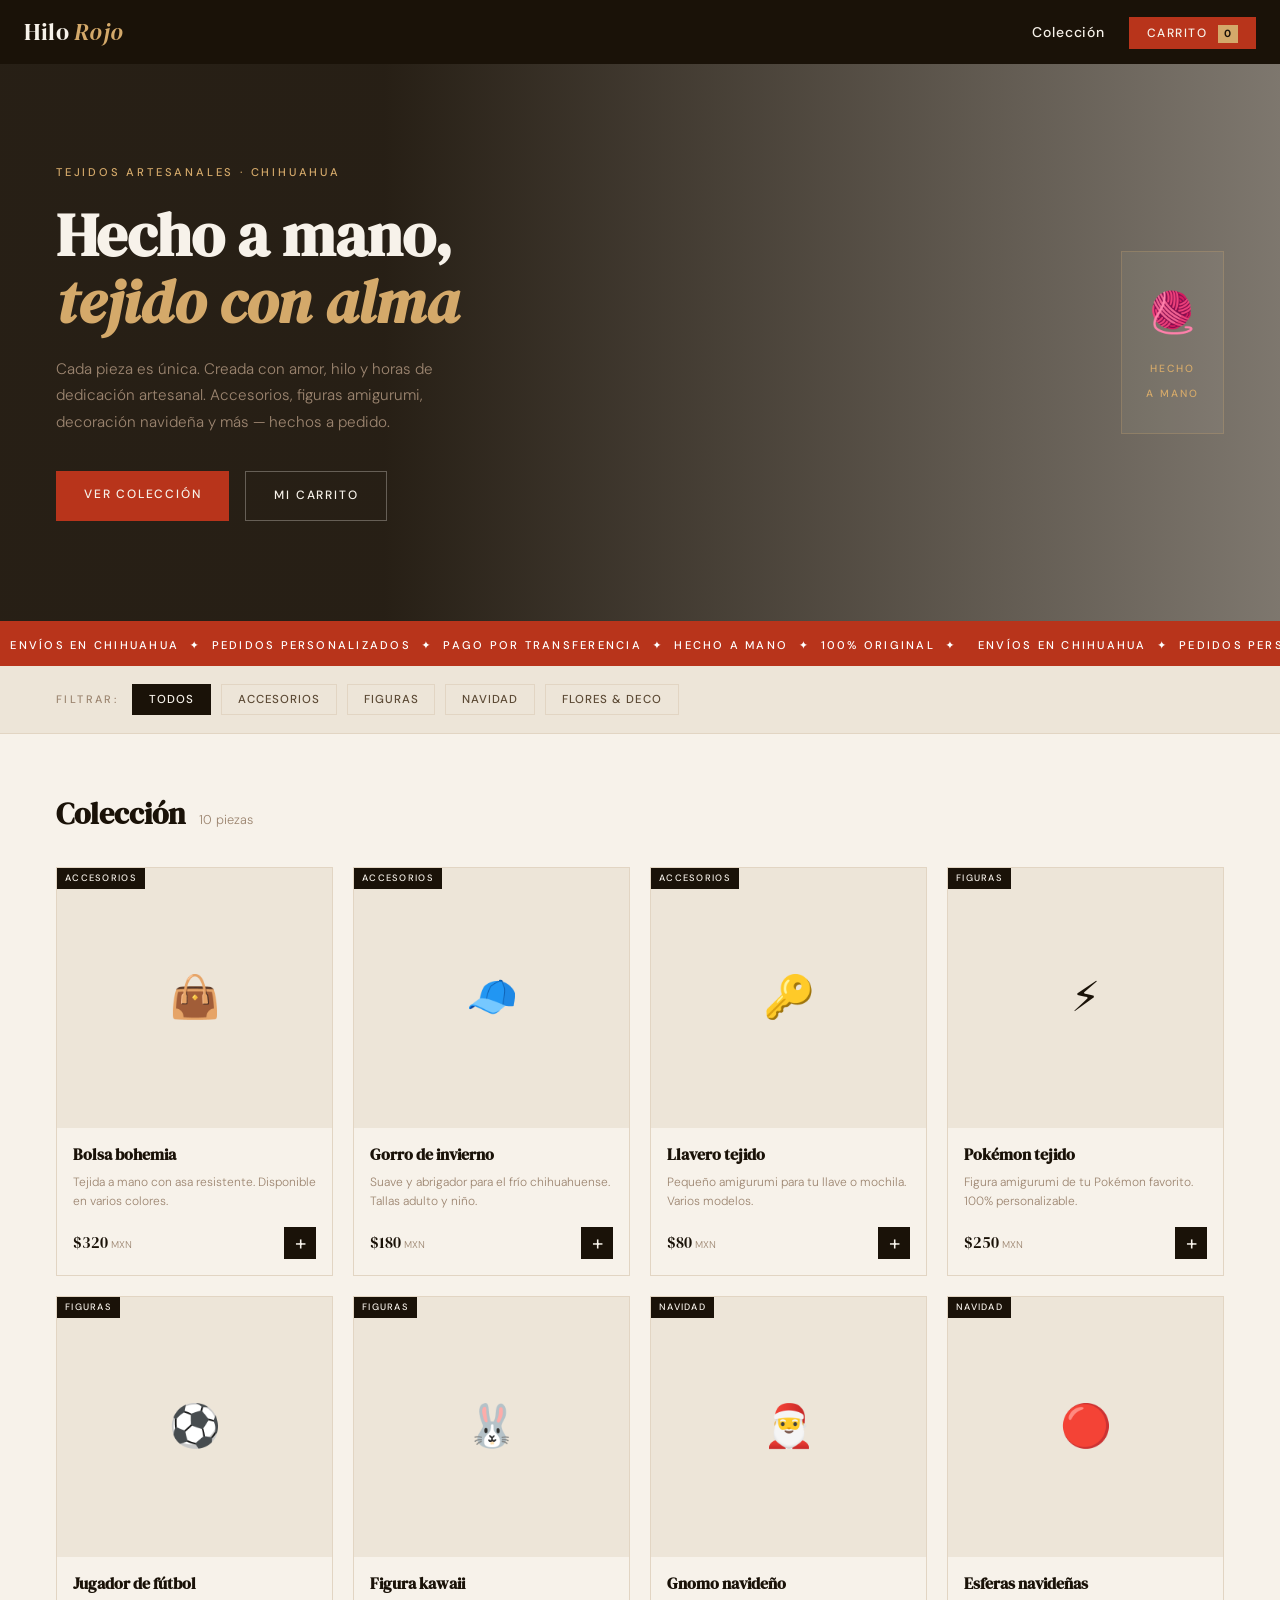
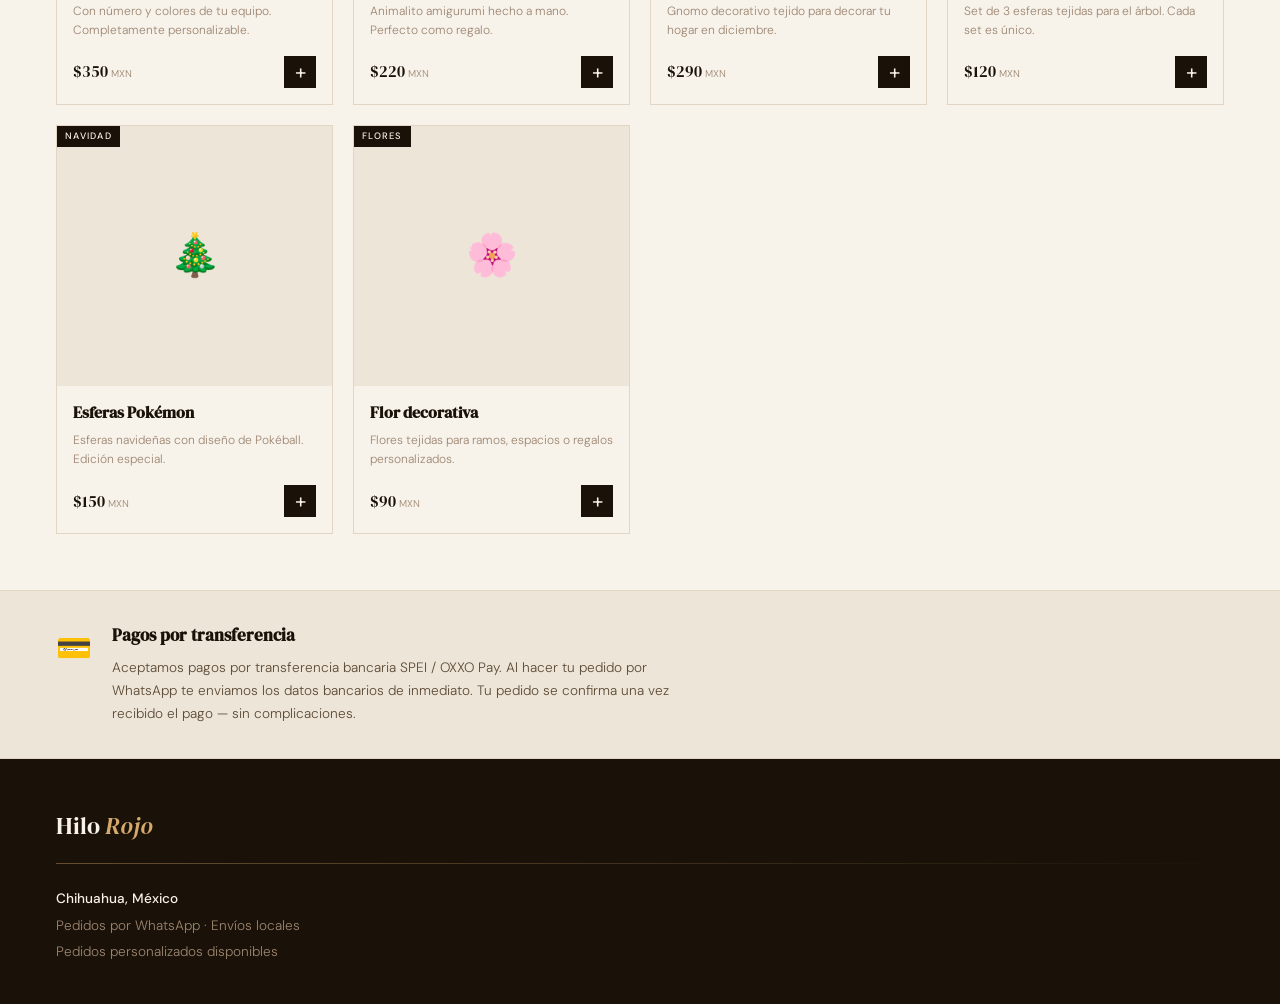
<file: index.html>
<!DOCTYPE html>
<html lang="es">
<head>
  <meta charset="UTF-8">
  <meta name="viewport" content="width=device-width, initial-scale=1.0">
  <title>Hilo Rojo — Tejidos artesanales</title>
  <meta name="description" content="Tejidos artesanales hechos a mano en Chihuahua. Accesorios, figuras amigurumi, decoración navideña y flores tejidas.">
  <meta name="theme-color" content="#1A1208">

  <!-- Google Fonts: DM Serif Display + DM Sans -->
  <link rel="preconnect" href="https://fonts.googleapis.com">
  <link rel="preconnect" href="https://fonts.gstatic.com" crossorigin>
  <link href="https://fonts.googleapis.com/css2?family=DM+Serif+Display:ital@0;1&family=DM+Sans:wght@300;400;500&display=swap" rel="stylesheet">

  <link rel="stylesheet" href="css/styles.css">
</head>
<body>

  <!-- ==================== NAVBAR ==================== -->
  <nav class="navbar" role="navigation" aria-label="Menú principal">
    <a href="#" class="navbar-logo" aria-label="Hilo Rojo — Inicio">
      Hilo <em>Rojo</em>
    </a>

    <ul class="navbar-links">
      <li>
        <a href="#coleccion">Colección</a>
      </li>
      <li>
        <a href="#" class="cart-btn" id="navbar-cart-btn" aria-label="Ver carrito">
          Carrito <span class="cart-count" id="cart-count" aria-live="polite">0</span>
        </a>
      </li>
    </ul>
  </nav>

  <!-- ==================== HERO ==================== -->
  <section class="hero" aria-labelledby="hero-title">
    <div class="hero-content">
      <p class="hero-subtitle">Tejidos artesanales · Chihuahua</p>
      <h1 class="hero-title" id="hero-title">
        Hecho a mano,<br>
        <em>tejido con alma</em>
      </h1>
      <p class="hero-description">
        Cada pieza es única. Creada con amor, hilo y horas de dedicación artesanal.
        Accesorios, figuras amigurumi, decoración navideña y más — hechos a pedido.
      </p>
      <div class="hero-buttons">
        <a href="#coleccion" class="btn-primary">Ver colección</a>
        <a href="#" class="btn-ghost" id="hero-cart-btn">Mi carrito</a>
      </div>
    </div>

    <!-- Badge circular decorativo -->
    <div class="hero-badge" aria-hidden="true">
      <span class="hero-badge-emoji">🧶</span>
      <span class="hero-badge-text">Hecho<br>a mano</span>
    </div>
  </section>

  <!-- ==================== FRANJA DECORATIVA ==================== -->
  <div class="stripe" aria-hidden="true">
    <div class="stripe-track">
      <!-- El texto se duplica para que el bucle sea invisible -->
      <span class="stripe-text">
        &nbsp;&nbsp;Envíos en Chihuahua&nbsp;&nbsp;✦&nbsp;&nbsp;Pedidos personalizados&nbsp;&nbsp;✦&nbsp;&nbsp;Pago por transferencia&nbsp;&nbsp;✦&nbsp;&nbsp;Hecho a mano&nbsp;&nbsp;✦&nbsp;&nbsp;100% original&nbsp;&nbsp;✦&nbsp;&nbsp;
      </span>
      <span class="stripe-text">
        &nbsp;&nbsp;Envíos en Chihuahua&nbsp;&nbsp;✦&nbsp;&nbsp;Pedidos personalizados&nbsp;&nbsp;✦&nbsp;&nbsp;Pago por transferencia&nbsp;&nbsp;✦&nbsp;&nbsp;Hecho a mano&nbsp;&nbsp;✦&nbsp;&nbsp;100% original&nbsp;&nbsp;✦&nbsp;&nbsp;
      </span>
      <span class="stripe-text" aria-hidden="true">
        &nbsp;&nbsp;Envíos en Chihuahua&nbsp;&nbsp;✦&nbsp;&nbsp;Pedidos personalizados&nbsp;&nbsp;✦&nbsp;&nbsp;Pago por transferencia&nbsp;&nbsp;✦&nbsp;&nbsp;Hecho a mano&nbsp;&nbsp;✦&nbsp;&nbsp;100% original&nbsp;&nbsp;✦&nbsp;&nbsp;
      </span>
      <span class="stripe-text" aria-hidden="true">
        &nbsp;&nbsp;Envíos en Chihuahua&nbsp;&nbsp;✦&nbsp;&nbsp;Pedidos personalizados&nbsp;&nbsp;✦&nbsp;&nbsp;Pago por transferencia&nbsp;&nbsp;✦&nbsp;&nbsp;Hecho a mano&nbsp;&nbsp;✦&nbsp;&nbsp;100% original&nbsp;&nbsp;✦&nbsp;&nbsp;
      </span>
    </div>
  </div>

  <!-- ==================== FILTROS ==================== -->
  <section class="filters" aria-label="Filtrar por categoría" id="filtros">
    <span class="filters-label">Filtrar:</span>
    <button class="filter-btn active" data-cat="todos">Todos</button>
    <button class="filter-btn" data-cat="accesorios">Accesorios</button>
    <button class="filter-btn" data-cat="figuras">Figuras</button>
    <button class="filter-btn" data-cat="navidad">Navidad</button>
    <button class="filter-btn" data-cat="flores">Flores &amp; Deco</button>
  </section>

  <!-- ==================== GRID DE PRODUCTOS ==================== -->
  <section class="collection" id="coleccion" aria-labelledby="collection-heading">
    <div class="collection-header">
      <h2 class="collection-title" id="collection-heading">Colección</h2>
      <span class="collection-count" id="collection-count" aria-live="polite">Cargando...</span>
    </div>
    <!-- Las tarjetas se inyectan aquí vía JavaScript -->
    <div class="product-grid" id="product-grid" role="list"></div>
  </section>

  <!-- ==================== BANNER DE PAGO ==================== -->
  <section class="payment-banner" aria-label="Información de pago">
    <span class="payment-icon" aria-hidden="true">💳</span>
    <div>
      <h3 class="payment-title">Pagos por transferencia</h3>
      <p class="payment-text">
        Aceptamos pagos por transferencia bancaria SPEI / OXXO Pay.
        Al hacer tu pedido por WhatsApp te enviamos los datos bancarios de inmediato.
        Tu pedido se confirma una vez recibido el pago — sin complicaciones.
      </p>
    </div>
  </section>

  <!-- ==================== DRAWER DEL CARRITO ==================== -->
  <!-- Aparece en el flujo del documento (no fixed) para mayor compatibilidad -->
  <div class="cart-drawer" id="cart-drawer" role="region" aria-label="Carrito de compras">
    <div class="cart-header">
      <h3>Tu carrito</h3>
      <button class="cart-close" id="cart-close" aria-label="Cerrar carrito">✕</button>
    </div>
    <!-- El contenido (lista de items + total) se genera desde JS -->
    <div id="cart-body">
      <p class="cart-empty">Tu carrito está vacío 🧶</p>
    </div>
  </div>

  <!-- ==================== FOOTER ==================== -->
  <footer role="contentinfo">
    <span class="footer-logo">Hilo <em>Rojo</em></span>
    <div class="footer-divider" aria-hidden="true"></div>
    <div class="footer-info">
      <p><strong>Chihuahua, México</strong></p>
      <p>Pedidos por WhatsApp · Envíos locales</p>
      <p>Pedidos personalizados disponibles</p>
    </div>
  </footer>

  <!-- ==================== MODAL DE DETALLE ==================== -->
  <div
    class="modal-overlay"
    id="modal-overlay"
    role="dialog"
    aria-modal="true"
    aria-labelledby="modal-name"
  >
    <div class="modal-card">
      <!-- Botón cerrar -->
      <button class="modal-close" id="modal-close" aria-label="Cerrar detalle">✕</button>

      <!-- Imagen / emoji del producto -->
      <div class="modal-img-wrap" id="modal-img-wrap">
        <span class="modal-emoji" id="modal-emoji"></span>
      </div>

      <div class="modal-body">
        <p class="modal-category" id="modal-category"></p>
        <h2 class="modal-name"    id="modal-name"></h2>
        <p class="modal-desc"     id="modal-desc"></p>
        <p class="modal-price"    id="modal-price"></p>
        <button class="btn-add-full" id="modal-add-btn">Agregar al carrito</button>
      </div>
    </div>
  </div>

  <!-- Scripts: primero sheets.js (define fetchProductos), luego app.js -->
  <script src="js/sheets.js"></script>
  <script src="js/app.js"></script>
</body>
</html>
</file>
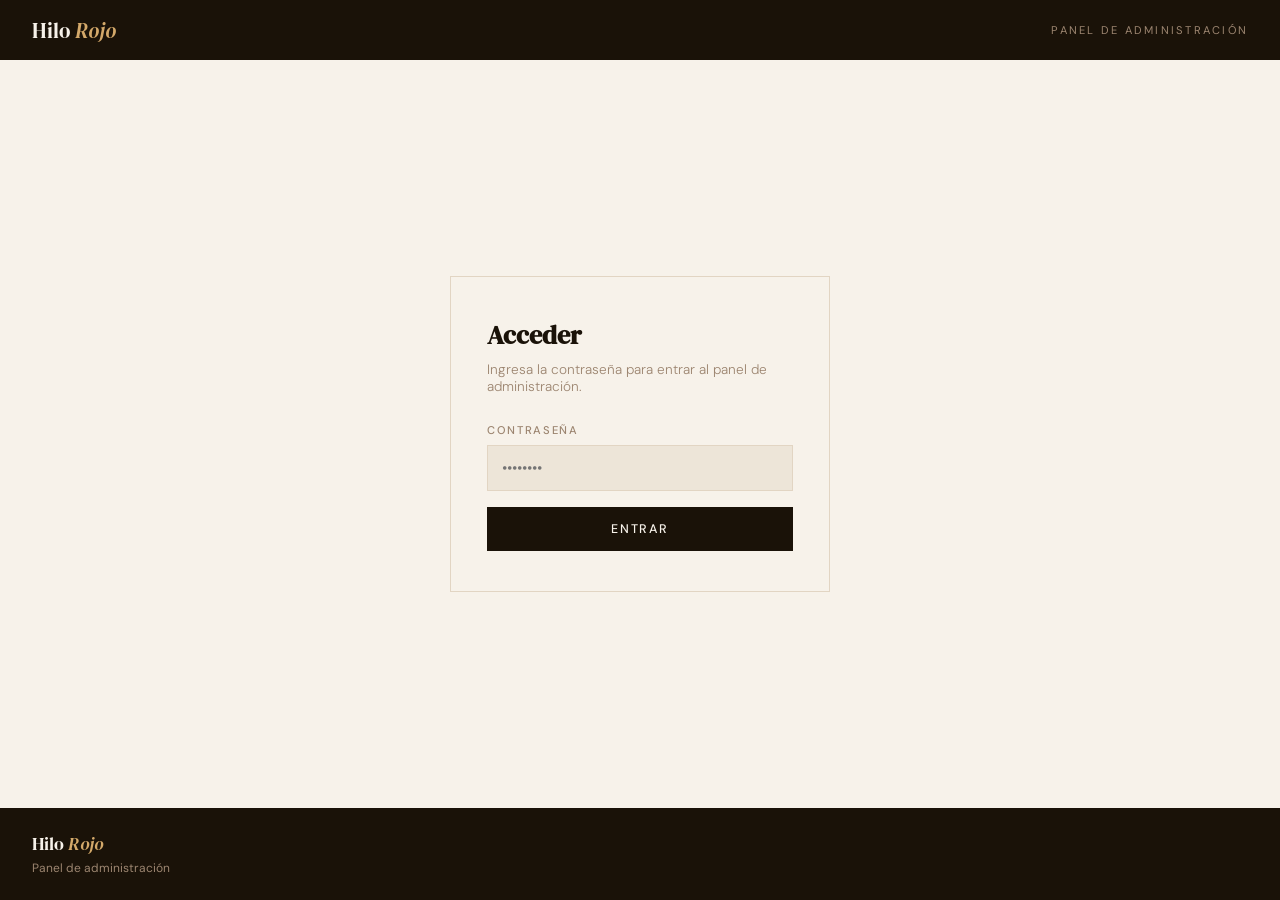
<file: admin/index.html>
<!DOCTYPE html>
<html lang="es">
<head>
  <meta charset="UTF-8">
  <meta name="viewport" content="width=device-width, initial-scale=1.0">
  <title>Administración — Hilo Rojo</title>
  <meta name="robots" content="noindex, nofollow">

  <link rel="preconnect" href="https://fonts.googleapis.com">
  <link rel="preconnect" href="https://fonts.gstatic.com" crossorigin>
  <link href="https://fonts.googleapis.com/css2?family=DM+Serif+Display:ital@0;1&family=DM+Sans:wght@300;400;500&display=swap" rel="stylesheet">

  <style>
    /* ---- Variables (mismas que la tienda) ---- */
    :root {
      --ink:    #1A1208;
      --ink2:   #5C4A35;
      --ink3:   #9C8570;
      --paper:  #F7F2EA;
      --paper2: #EDE5D8;
      --paper3: #E2D5C3;
      --red:    #B8341B;
      --red2:   #8C2614;
      --gold:   #D4A96A;
      --font-serif: 'DM Serif Display', Georgia, serif;
      --font-sans:  'DM Sans', system-ui, sans-serif;
    }

    *, *::before, *::after { box-sizing: border-box; margin: 0; padding: 0; }

    body {
      font-family: var(--font-sans);
      background: var(--paper);
      color: var(--ink);
      min-height: 100vh;
      display: flex;
      flex-direction: column;
    }

    /* ---- Navbar ---- */
    .navbar {
      background: var(--ink);
      padding: 0 32px;
      height: 60px;
      display: flex;
      align-items: center;
      justify-content: space-between;
    }

    .navbar-logo {
      font-family: var(--font-serif);
      color: var(--paper);
      font-size: 1.3rem;
      text-decoration: none;
    }

    .navbar-logo em { color: var(--gold); font-style: italic; }

    .navbar-tag {
      color: var(--ink3);
      font-size: 0.7rem;
      letter-spacing: 0.2em;
      text-transform: uppercase;
    }

    /* ---- Pantalla de login ---- */
    .login-screen {
      flex: 1;
      display: flex;
      align-items: center;
      justify-content: center;
      padding: 40px 20px;
    }

    .login-box {
      background: var(--paper);
      border: 1px solid var(--paper3);
      padding: 40px 36px;
      max-width: 380px;
      width: 100%;
    }

    .login-box h2 {
      font-family: var(--font-serif);
      font-size: 1.6rem;
      margin-bottom: 8px;
      color: var(--ink);
    }

    .login-box p {
      color: var(--ink3);
      font-size: 0.85rem;
      font-weight: 300;
      margin-bottom: 28px;
    }

    label {
      display: block;
      font-size: 0.7rem;
      font-weight: 500;
      letter-spacing: 0.15em;
      text-transform: uppercase;
      color: var(--ink3);
      margin-bottom: 8px;
    }

    input[type="password"],
    input[type="text"] {
      width: 100%;
      border: 1px solid var(--paper3);
      background: var(--paper2);
      padding: 12px 14px;
      font-family: var(--font-sans);
      font-size: 0.95rem;
      color: var(--ink);
      outline: none;
      border-radius: 0;
      transition: border-color 0.2s;
      margin-bottom: 16px;
    }

    input:focus { border-color: var(--ink2); }

    .btn-login {
      width: 100%;
      background: var(--ink);
      color: var(--paper);
      border: none;
      padding: 14px;
      font-family: var(--font-sans);
      font-size: 0.78rem;
      font-weight: 500;
      letter-spacing: 0.15em;
      text-transform: uppercase;
      cursor: pointer;
      transition: background 0.2s;
      border-radius: 0;
    }

    .btn-login:hover { background: var(--red); }

    .login-error {
      color: var(--red);
      font-size: 0.82rem;
      margin-top: 12px;
      display: none;
      text-align: center;
    }

    /* ---- Panel de administración ---- */
    .admin-panel {
      display: none;
      flex: 1;
      padding: 40px 32px;
      max-width: 860px;
      margin: 0 auto;
      width: 100%;
    }

    .admin-panel.visible { display: block; }

    .admin-title {
      font-family: var(--font-serif);
      font-size: 2rem;
      color: var(--ink);
      margin-bottom: 6px;
    }

    .admin-subtitle {
      color: var(--ink3);
      font-size: 0.85rem;
      font-weight: 300;
      margin-bottom: 40px;
    }

    /* ---- Tarjetas de instrucciones ---- */
    .step-card {
      border: 1px solid var(--paper3);
      background: var(--paper);
      margin-bottom: 20px;
    }

    .step-header {
      background: var(--paper2);
      padding: 16px 20px;
      display: flex;
      align-items: center;
      gap: 14px;
      cursor: pointer;
      user-select: none;
    }

    .step-number {
      background: var(--ink);
      color: var(--paper);
      width: 28px;
      height: 28px;
      display: flex;
      align-items: center;
      justify-content: center;
      font-size: 0.78rem;
      font-weight: 500;
      flex-shrink: 0;
    }

    .step-title {
      font-family: var(--font-serif);
      font-size: 1.05rem;
      color: var(--ink);
      flex: 1;
    }

    .step-toggle {
      color: var(--ink3);
      font-size: 0.9rem;
      transition: transform 0.2s;
    }

    .step-toggle.open { transform: rotate(180deg); }

    .step-body {
      padding: 20px;
      display: none;
      border-top: 1px solid var(--paper3);
    }

    .step-body.open { display: block; }

    .step-body p, .step-body li {
      font-size: 0.88rem;
      color: var(--ink2);
      font-weight: 300;
      line-height: 1.75;
      margin-bottom: 8px;
    }

    .step-body ol, .step-body ul {
      padding-left: 20px;
    }

    .step-body code {
      background: var(--paper2);
      border: 1px solid var(--paper3);
      padding: 2px 7px;
      font-family: 'Courier New', monospace;
      font-size: 0.83rem;
      color: var(--red);
    }

    .step-body strong { color: var(--ink); font-weight: 500; }

    .step-body .note {
      background: var(--paper2);
      border-left: 3px solid var(--gold);
      padding: 12px 16px;
      margin-top: 12px;
      font-size: 0.82rem;
      color: var(--ink2);
    }

    /* ---- Input para configurar el Sheet ---- */
    .config-row {
      display: flex;
      gap: 10px;
      margin-top: 16px;
      flex-wrap: wrap;
    }

    .config-row input {
      flex: 1;
      min-width: 200px;
      margin-bottom: 0;
    }

    .btn-config {
      background: var(--red);
      color: var(--paper);
      border: none;
      padding: 12px 20px;
      font-family: var(--font-sans);
      font-size: 0.75rem;
      font-weight: 500;
      letter-spacing: 0.12em;
      text-transform: uppercase;
      cursor: pointer;
      transition: background 0.2s;
      white-space: nowrap;
      border-radius: 0;
    }

    .btn-config:hover { background: var(--red2); }

    .config-feedback {
      font-size: 0.8rem;
      color: var(--ink3);
      margin-top: 8px;
      display: none;
    }

    .config-feedback.visible { display: block; }

    /* ---- Link al Sheet ---- */
    .sheet-link {
      display: inline-block;
      margin-top: 12px;
      color: var(--red);
      font-size: 0.85rem;
      text-decoration: underline;
      text-underline-offset: 3px;
    }

    /* ---- Footer ---- */
    footer {
      background: var(--ink);
      padding: 24px 32px;
      color: var(--ink3);
    }

    .footer-logo {
      font-family: var(--font-serif);
      color: var(--paper);
      font-size: 1.1rem;
    }

    .footer-logo em { color: var(--gold); font-style: italic; }

    .footer-sub {
      font-size: 0.75rem;
      margin-top: 4px;
    }
  </style>
</head>
<body>

  <!-- Navbar -->
  <nav class="navbar">
    <a href="../index.html" class="navbar-logo">Hilo <em>Rojo</em></a>
    <span class="navbar-tag">Panel de administración</span>
  </nav>

  <!-- ==================== PANTALLA DE LOGIN ==================== -->
  <div class="login-screen" id="login-screen">
    <div class="login-box">
      <h2>Acceder</h2>
      <p>Ingresa la contraseña para entrar al panel de administración.</p>
      <label for="password-input">Contraseña</label>
      <input
        type="password"
        id="password-input"
        placeholder="••••••••"
        autocomplete="current-password"
      >
      <button class="btn-login" id="login-btn">Entrar</button>
      <p class="login-error" id="login-error">Contraseña incorrecta. Intenta de nuevo.</p>
    </div>
  </div>

  <!-- ==================== PANEL PRINCIPAL ==================== -->
  <div class="admin-panel" id="admin-panel">
    <h1 class="admin-title">Panel de administración</h1>
    <p class="admin-subtitle">Sigue las instrucciones para configurar tu tienda paso a paso. ¡Sin tecnicismos!</p>

    <!-- PASO 1: Crear el Google Sheet -->
    <div class="step-card">
      <div class="step-header" onclick="toggleStep(this)">
        <span class="step-number">1</span>
        <span class="step-title">Crear el Google Sheet de productos</span>
        <span class="step-toggle">▼</span>
      </div>
      <div class="step-body open">
        <p>El Google Sheet es donde vas a guardar todos tus productos. La tienda los lee automáticamente desde ahí.</p>
        <ol>
          <li>Ve a <strong>sheets.google.com</strong> e inicia sesión con tu cuenta de Google.</li>
          <li>Haz clic en el botón <strong>+ (Nuevo)</strong> para crear una hoja nueva.</li>
          <li>En la primera fila (fila 1), escribe los títulos de las columnas <strong>exactamente así</strong>, uno por celda:</li>
        </ol>
        <br>
        <p>
          <code>id</code> &nbsp;
          <code>nombre</code> &nbsp;
          <code>descripcion</code> &nbsp;
          <code>precio</code> &nbsp;
          <code>categoria</code> &nbsp;
          <code>imagenUrl</code> &nbsp;
          <code>emoji</code> &nbsp;
          <code>disponible</code>
        </p>
        <br>
        <p>A partir de la fila 2, agrega tus productos. Ejemplo:</p>
        <ul>
          <li><strong>id:</strong> 1, 2, 3... (número único)</li>
          <li><strong>nombre:</strong> Bolsa bohemia</li>
          <li><strong>descripcion:</strong> Tejida a mano, disponible en varios colores</li>
          <li><strong>precio:</strong> 320 (solo el número, sin $ ni MXN)</li>
          <li><strong>categoria:</strong> accesorios (o: figuras, navidad, flores)</li>
          <li><strong>imagenUrl:</strong> (el link de Google Drive que obtendrás en el paso 4)</li>
          <li><strong>emoji:</strong> 👜 (el emoji que representa el producto)</li>
          <li><strong>disponible:</strong> TRUE (para mostrar) o FALSE (para ocultar)</li>
        </ul>
        <div class="note">
          <strong>Importante:</strong> La columna <code>disponible</code> debe decir exactamente <code>TRUE</code> en mayúsculas para que el producto aparezca en la tienda.
        </div>
      </div>
    </div>

    <!-- PASO 2: Publicar el Sheet -->
    <div class="step-card">
      <div class="step-header" onclick="toggleStep(this)">
        <span class="step-number">2</span>
        <span class="step-title">Hacer el Sheet público (publicar en la web)</span>
        <span class="step-toggle">▼</span>
      </div>
      <div class="step-body">
        <p>Para que la tienda pueda leer tu Sheet, necesitas publicarlo. Sigue estos pasos:</p>
        <ol>
          <li>En tu Google Sheet, haz clic en el menú <strong>Archivo</strong>.</li>
          <li>Selecciona <strong>Compartir</strong> y luego <strong>Publicar en la web</strong>.</li>
          <li>En la ventana que aparece, en "Vincular" asegúrate de que diga <strong>"Toda la hoja de cálculo"</strong>.</li>
          <li>En el formato, selecciona <strong>Página web</strong>.</li>
          <li>Haz clic en el botón azul <strong>Publicar</strong>.</li>
          <li>Confirma haciendo clic en <strong>Aceptar</strong>.</li>
        </ol>
        <div class="note">
          Esto NO comparte tu cuenta ni tus archivos personales. Solo hace que ese Sheet específico sea legible por la tienda.
        </div>
      </div>
    </div>

    <!-- PASO 3: Obtener el SHEET_ID -->
    <div class="step-card">
      <div class="step-header" onclick="toggleStep(this)">
        <span class="step-number">3</span>
        <span class="step-title">Obtener y pegar el ID del Sheet en la tienda</span>
        <span class="step-toggle">▼</span>
      </div>
      <div class="step-body">
        <p>El ID del Sheet es un código que está en la URL de tu hoja de cálculo.</p>
        <ol>
          <li>Con tu Sheet abierto, mira la barra de dirección del navegador. La URL se ve así:</li>
        </ol>
        <br>
        <code>https://docs.google.com/spreadsheets/d/<strong>AQUI_ESTA_TU_ID</strong>/edit</code>
        <br><br>
        <p>El ID es la parte larga entre <code>/d/</code> y <code>/edit</code>. Cópiala completa.</p>
        <ol start="2">
          <li>Pega ese ID en el archivo <code>js/app.js</code>. Busca la línea:</li>
        </ol>
        <br>
        <code>SHEET_ID: 'TU_SHEET_ID_AQUI',</code>
        <br><br>
        <p>Y cambia <code>TU_SHEET_ID_AQUI</code> por tu ID real. Ejemplo:</p>
        <code>SHEET_ID: '1BxiMVs0XRA5nFMdKvBdBZjgmUUqptlbs74OgVE2upms',</code>
        <br><br>
        <p>También puedes pegarlo aquí abajo y hacer clic en el botón para copiar la instrucción lista:</p>
        <div class="config-row">
          <input type="text" id="sheet-id-input" placeholder="Pega aquí tu SHEET_ID...">
          <button class="btn-config" onclick="copiarConfig()">Copiar instrucción</button>
        </div>
        <p class="config-feedback" id="config-feedback">
          ✓ Instrucción copiada al portapapeles. Pégala en <code>js/app.js</code>
        </p>
      </div>
    </div>

    <!-- PASO 4: Fotos en Google Drive -->
    <div class="step-card">
      <div class="step-header" onclick="toggleStep(this)">
        <span class="step-number">4</span>
        <span class="step-title">Subir fotos a Google Drive y obtener el link</span>
        <span class="step-toggle">▼</span>
      </div>
      <div class="step-body">
        <p>Para agregar fotos a tus productos, sube las imágenes a Google Drive y obtén un link público.</p>
        <ol>
          <li>Ve a <strong>drive.google.com</strong> e inicia sesión.</li>
          <li>Haz clic en <strong>Nuevo → Subir archivo</strong> y sube la foto del producto.</li>
          <li>Una vez subida, haz clic derecho en la foto y selecciona <strong>"Compartir"</strong>.</li>
          <li>En el cuadro que aparece, haz clic en <strong>"Cambiar a cualquier persona con el vínculo"</strong> y pon el permiso en <strong>Lector</strong>.</li>
          <li>Haz clic en <strong>Copiar vínculo</strong>. El link se ve así:</li>
        </ol>
        <br>
        <code>https://drive.google.com/file/d/<strong>AQUI_EL_ID_DEL_ARCHIVO</strong>/view</code>
        <br><br>
        <p>Necesitas transformarlo a este formato para que se vea como imagen:</p>
        <code>https://drive.google.com/uc?export=view&amp;id=<strong>AQUI_EL_ID_DEL_ARCHIVO</strong></code>
        <br><br>
        <p>Es decir: copia solo el ID (la parte larga entre <code>/d/</code> y <code>/view</code>) y pégalo al final de:</p>
        <code>https://drive.google.com/uc?export=view&amp;id=</code>
        <br><br>
        <p>Ese link completo es el que pegas en la columna <code>imagenUrl</code> de tu Sheet.</p>
        <div class="note">
          Si la foto no carga, revisa que el archivo esté compartido correctamente como "Cualquier persona con el vínculo".
        </div>
      </div>
    </div>

    <!-- PASO 5: Número de WhatsApp -->
    <div class="step-card">
      <div class="step-header" onclick="toggleStep(this)">
        <span class="step-number">5</span>
        <span class="step-title">Cambiar el número de WhatsApp</span>
        <span class="step-toggle">▼</span>
      </div>
      <div class="step-body">
        <p>Cuando alguien hace un pedido, la tienda abre WhatsApp con el número que configures.</p>
        <ol>
          <li>Abre el archivo <code>js/app.js</code> con cualquier editor de texto.</li>
          <li>Busca esta línea al principio del archivo:</li>
        </ol>
        <br>
        <code>WHATSAPP_NUMBER: '521XXXXXXXXXX',</code>
        <br><br>
        <p>Cambia <code>521XXXXXXXXXX</code> por tu número real, incluyendo el código de país:</p>
        <ul>
          <li>México: <code>521</code> seguido de 10 dígitos. Ejemplo: <code>5216141234567</code></li>
          <li>Sin espacios, sin guiones, sin símbolo <code>+</code></li>
        </ul>
        <div class="note">
          El código <code>521</code> es para México con WhatsApp. El número completo se ve así: <code>5216141234567</code>
        </div>
      </div>
    </div>

    <!-- PASO 6: Publicar en GitHub Pages -->
    <div class="step-card">
      <div class="step-header" onclick="toggleStep(this)">
        <span class="step-number">6</span>
        <span class="step-title">Publicar en GitHub Pages (gratis)</span>
        <span class="step-toggle">▼</span>
      </div>
      <div class="step-body">
        <p>GitHub Pages te permite publicar la tienda gratis en internet. Sigue el README incluido en la carpeta del proyecto para instrucciones completas paso a paso.</p>
        <p>En resumen, el proceso es:</p>
        <ol>
          <li>Crear una cuenta en <strong>github.com</strong> si no tienes una.</li>
          <li>Crear un repositorio nuevo llamado <code>hilo-rojo</code>.</li>
          <li>Subir todos los archivos de la tienda.</li>
          <li>En Settings → Pages, activar GitHub Pages desde la rama <code>main</code>.</li>
          <li>Tu tienda estará disponible en <code>https://tu-usuario.github.io/hilo-rojo</code></li>
        </ol>
        <div class="note">
          Consulta el archivo <code>README.md</code> incluido en la carpeta del proyecto para instrucciones detalladas con todos los pasos explicados.
        </div>
      </div>
    </div>

    <!-- Link al Sheet (configurable) -->
    <div style="margin-top:32px; padding: 20px; background: var(--paper2); border: 1px solid var(--paper3);">
      <p style="font-size:0.8rem; color:var(--ink3); margin-bottom:8px; font-weight:300;">Acceso rápido a tu Google Sheet:</p>
      <a
        id="sheet-link"
        href="#"
        target="_blank"
        rel="noopener"
        class="sheet-link"
        style="display:none"
      >Abrir Google Sheet →</a>
      <p id="sheet-link-placeholder" style="font-size:0.85rem; color:var(--ink3); font-weight:300;">
        Una vez que configures el SHEET_ID en el paso 3, el link aparecerá aquí.
      </p>
    </div>
  </div>

  <!-- Footer -->
  <footer>
    <span class="footer-logo">Hilo <em>Rojo</em></span>
    <p class="footer-sub">Panel de administración</p>
  </footer>

  <script>
    /*
     * La contraseña NO se guarda aquí en texto plano.
     * Este es el hash SHA-256 de la contraseña real.
     * Para cambiarla: calcula sha256 de tu nueva contraseña y reemplaza este valor.
     *   Mac/Linux: echo -n 'tu-nueva-contraseña' | shasum -a 256
     */
    const ADMIN_PASS_HASH = '7b02558afef8f2e0ca4b2cab70a3399c6d6cb4604e0d7bfb6aece6ce14c91210';
    const SHEET_ID_GUARDADO = localStorage.getItem('hilorojo_sheet_id') || '';

    async function sha256(text) {
      const encoder = new TextEncoder();
      const data = encoder.encode(text);
      const hashBuffer = await crypto.subtle.digest('SHA-256', data);
      return Array.from(new Uint8Array(hashBuffer))
        .map(b => b.toString(16).padStart(2, '0')).join('');
    }

    /* Verificar si ya hay sesión activa */
    if (sessionStorage.getItem('hilorojo_admin') === '1') {
      mostrarPanel();
    }

    /* Login */
    document.getElementById('login-btn').addEventListener('click', intentarLogin);
    document.getElementById('password-input').addEventListener('keydown', e => {
      if (e.key === 'Enter') intentarLogin();
    });

    async function intentarLogin() {
      const pass = document.getElementById('password-input').value;
      const hash = await sha256(pass);
      if (hash === ADMIN_PASS_HASH) {
        sessionStorage.setItem('hilorojo_admin', '1');
        mostrarPanel();
      } else {
        document.getElementById('login-error').style.display = 'block';
        document.getElementById('password-input').value = '';
        document.getElementById('password-input').focus();
      }
    }

    function mostrarPanel() {
      document.getElementById('login-screen').style.display = 'none';
      document.getElementById('admin-panel').classList.add('visible');

      /* Mostrar link al Sheet si ya está configurado */
      if (SHEET_ID_GUARDADO && SHEET_ID_GUARDADO !== 'TU_SHEET_ID_AQUI') {
        const sheetUrl = `https://docs.google.com/spreadsheets/d/${SHEET_ID_GUARDADO}/edit`;
        const linkEl = document.getElementById('sheet-link');
        linkEl.href = sheetUrl;
        linkEl.style.display = 'inline-block';
        document.getElementById('sheet-link-placeholder').style.display = 'none';
        document.getElementById('sheet-id-input').value = SHEET_ID_GUARDADO;
      }
    }

    /* Acordeón de pasos */
    function toggleStep(header) {
      const body   = header.nextElementSibling;
      const toggle = header.querySelector('.step-toggle');
      const isOpen = body.classList.contains('open');

      body.classList.toggle('open', !isOpen);
      toggle.classList.toggle('open', !isOpen);
    }

    /* Copiar instrucción del SHEET_ID */
    function copiarConfig() {
      const id = document.getElementById('sheet-id-input').value.trim();
      if (!id) return;

      localStorage.setItem('hilorojo_sheet_id', id);

      const instruccion = `SHEET_ID: '${id}',`;
      navigator.clipboard.writeText(instruccion).then(() => {
        const fb = document.getElementById('config-feedback');
        fb.classList.add('visible');
        setTimeout(() => fb.classList.remove('visible'), 4000);
      }).catch(() => {
        alert(`Copia esta línea en js/app.js:\n\n${instruccion}`);
      });

      /* Mostrar link al Sheet */
      const sheetUrl = `https://docs.google.com/spreadsheets/d/${id}/edit`;
      const linkEl   = document.getElementById('sheet-link');
      linkEl.href    = sheetUrl;
      linkEl.style.display = 'inline-block';
      document.getElementById('sheet-link-placeholder').style.display = 'none';
    }
  </script>
</body>
</html>
</file>
<file: css/styles.css>
/* ============================================================
   Hilo Rojo — Estilos principales
   Paleta: vintage moderno, oscuro y elegante con calidez artesanal
   ============================================================ */

/* -------------------- VARIABLES -------------------- */
:root {
  /* Colores */
  --ink:    #1A1208;
  --ink2:   #5C4A35;
  --ink3:   #9C8570;
  --paper:  #F7F2EA;
  --paper2: #EDE5D8;
  --paper3: #E2D5C3;
  --red:    #B8341B;
  --red2:   #8C2614;
  --gold:   #D4A96A;

  /* Tipografía */
  --font-serif: 'DM Serif Display', Georgia, serif;
  --font-sans:  'DM Sans', system-ui, sans-serif;
}

/* -------------------- RESET -------------------- */
*, *::before, *::after {
  box-sizing: border-box;
  margin: 0;
  padding: 0;
}

html { scroll-behavior: smooth; }

body {
  font-family: var(--font-sans);
  background: var(--paper);
  color: var(--ink);
  font-weight: 400;
  line-height: 1.6;
  font-size: 16px;
}

button { font-family: var(--font-sans); }

/* -------------------- NAVBAR -------------------- */
.navbar {
  background: var(--ink);
  padding: 0 24px;
  display: flex;
  align-items: center;
  justify-content: space-between;
  height: 64px;
  position: sticky;
  top: 0;
  z-index: 100;
}

.navbar-logo {
  font-family: var(--font-serif);
  color: var(--paper);
  font-size: 1.5rem;
  text-decoration: none;
  letter-spacing: 0.01em;
}

.navbar-logo em {
  color: var(--gold);
  font-style: italic;
}

.navbar-links {
  display: flex;
  align-items: center;
  gap: 24px;
  list-style: none;
}

.navbar-links a {
  color: var(--paper);
  text-decoration: none;
  font-weight: 500;
  font-size: 0.875rem;
  letter-spacing: 0.06em;
  transition: color 0.2s;
}

.navbar-links a:hover {
  color: var(--gold);
}

.cart-btn {
  background: var(--red) !important;
  color: var(--paper) !important;
  padding: 8px 18px !important;
  font-size: 0.75rem !important;
  letter-spacing: 0.12em !important;
  text-transform: uppercase;
  transition: background 0.2s !important;
  border-radius: 0;
}

.cart-btn:hover {
  background: var(--red2) !important;
  color: var(--paper) !important;
}

.cart-count {
  display: inline-block;
  background: var(--gold);
  color: var(--ink);
  font-size: 0.65rem;
  font-weight: 700;
  padding: 1px 6px;
  margin-left: 6px;
  border-radius: 0;
  vertical-align: middle;
  line-height: 1.6;
}

/* -------------------- HERO -------------------- */
.hero {
  background:
    linear-gradient(
      to right,
      rgba(26, 18, 8, 0.94) 30%,
      rgba(26, 18, 8, 0.55) 100%
    ),
    url('https://images.unsplash.com/photo-1588030439132-2533eb419181?w=1600&q=80&fit=crop') center/cover no-repeat;
  padding: 80px 40px;
  display: flex;
  align-items: center;
  justify-content: space-between;
  gap: 40px;
  min-height: 520px;
}

.hero-content {
  max-width: 560px;
}

.hero-subtitle {
  color: var(--gold);
  font-size: 0.7rem;
  font-weight: 500;
  letter-spacing: 0.25em;
  text-transform: uppercase;
  margin-bottom: 20px;
}

.hero-title {
  font-family: var(--font-serif);
  color: var(--paper);
  font-size: clamp(2.4rem, 5vw, 3.8rem);
  line-height: 1.1;
  margin-bottom: 20px;
}

.hero-title em {
  color: var(--gold);
  font-style: italic;
}

.hero-description {
  color: var(--ink3);
  font-size: 0.95rem;
  font-weight: 300;
  line-height: 1.75;
  margin-bottom: 36px;
  max-width: 440px;
}

.hero-buttons {
  display: flex;
  gap: 16px;
  flex-wrap: wrap;
}

.btn-primary {
  display: inline-block;
  background: var(--red);
  color: var(--paper);
  border: none;
  padding: 14px 28px;
  font-size: 0.75rem;
  font-weight: 500;
  letter-spacing: 0.15em;
  text-transform: uppercase;
  cursor: pointer;
  transition: background 0.2s;
  text-decoration: none;
  border-radius: 0;
}

.btn-primary:hover { background: var(--red2); }

.btn-ghost {
  display: inline-block;
  background: transparent;
  color: var(--paper);
  border: 1px solid rgba(247, 242, 234, 0.3);
  padding: 14px 28px;
  font-size: 0.75rem;
  font-weight: 500;
  letter-spacing: 0.15em;
  text-transform: uppercase;
  cursor: pointer;
  transition: border-color 0.2s, color 0.2s;
  text-decoration: none;
  border-radius: 0;
}

.btn-ghost:hover {
  border-color: var(--gold);
  color: var(--gold);
}

.hero-badge {
  background: rgba(247, 242, 234, 0.05);
  border: 1px solid rgba(212, 169, 106, 0.25);
  padding: 28px 24px;
  text-align: center;
  flex-shrink: 0;
}

.hero-badge-emoji {
  font-size: 2.5rem;
  display: block;
  margin-bottom: 10px;
}

.hero-badge-text {
  color: var(--gold);
  font-size: 0.65rem;
  letter-spacing: 0.2em;
  text-transform: uppercase;
  font-weight: 500;
  line-height: 1.8;
}

/* -------------------- FRANJA DECORATIVA -------------------- */
.stripe {
  background: var(--red);
  padding: 10px 0;
  overflow: hidden;
  white-space: nowrap;
  user-select: none;
}

.stripe-track {
  display: inline-flex;
  animation: marquee 28s linear infinite;
}

.stripe-text {
  color: #fff;
  font-size: 0.7rem;
  font-weight: 500;
  letter-spacing: 0.2em;
  text-transform: uppercase;
  padding: 0 0;
  display: inline-block;
}

@keyframes marquee {
  from { transform: translateX(0); }
  to   { transform: translateX(-50%); }
}

/* -------------------- FILTROS -------------------- */
.filters {
  background: var(--paper2);
  padding: 18px 40px;
  display: flex;
  align-items: center;
  gap: 10px;
  flex-wrap: wrap;
  border-bottom: 1px solid var(--paper3);
}

.filters-label {
  color: var(--ink3);
  font-size: 0.68rem;
  font-weight: 500;
  letter-spacing: 0.22em;
  text-transform: uppercase;
  margin-right: 4px;
}

.filter-btn {
  background: transparent;
  color: var(--ink2);
  border: 1px solid var(--paper3);
  padding: 7px 16px;
  font-size: 0.72rem;
  font-weight: 500;
  letter-spacing: 0.08em;
  text-transform: uppercase;
  cursor: pointer;
  transition: all 0.18s;
  border-radius: 0;
}

.filter-btn:hover {
  border-color: var(--ink2);
  color: var(--ink);
}

.filter-btn.active {
  background: var(--ink);
  color: var(--paper);
  border-color: var(--ink);
}

/* -------------------- COLECCIÓN -------------------- */
.collection {
  padding: 40px 40px;
}

.collection-header {
  display: flex;
  align-items: baseline;
  gap: 14px;
  margin-bottom: 28px;
}

.collection-title {
  font-family: var(--font-serif);
  font-size: 1.9rem;
  color: var(--ink);
}

.collection-count {
  color: var(--ink3);
  font-size: 0.8rem;
  font-weight: 300;
}

/* Grid con gap real entre tarjetas */
.product-grid {
  display: grid;
  grid-template-columns: repeat(auto-fill, minmax(240px, 1fr));
  gap: 20px;
}

/* -------------------- SKELETON LOADING -------------------- */
.skeleton-card {
  border: 1px solid var(--paper3);
  background: var(--paper);
}

.skeleton-img {
  height: 200px;
  background: var(--paper2);
  animation: pulse 1.6s ease-in-out infinite;
}

.skeleton-body { padding: 12px; }

.skeleton-line {
  height: 11px;
  background: var(--paper2);
  margin-bottom: 8px;
  border-radius: 0;
  animation: pulse 1.6s ease-in-out infinite;
}

.skeleton-line.short { width: 55%; }

@keyframes pulse {
  0%, 100% { opacity: 1; }
  50%       { opacity: 0.45; }
}

/* -------------------- TARJETA DE PRODUCTO -------------------- */
.product-card {
  background: var(--paper);
  border: 1px solid var(--paper3);
  cursor: pointer;
  transition: transform 0.22s ease, box-shadow 0.22s ease;
  position: relative;
  display: flex;
  flex-direction: column;
}

.product-card:hover {
  transform: translateY(-4px);
  box-shadow: 0 12px 32px rgba(26, 18, 8, 0.11);
}

.product-img-wrap {
  height: 260px;
  background: var(--paper2);
  display: flex;
  align-items: center;
  justify-content: center;
  position: relative;
  overflow: hidden;
  flex-shrink: 0;
}

.product-img-wrap img {
  width: 100%;
  height: 100%;
  object-fit: cover;
  display: block;
}

/* Lupa de seguimiento de cursor (creada por JS) */
.magnifier-lens {
  position: absolute;
  width: 110px;
  height: 110px;
  border-radius: 50%;
  border: 2px solid rgba(255, 255, 255, 0.85);
  box-shadow: 0 4px 20px rgba(26, 18, 8, 0.35);
  pointer-events: none;
  opacity: 0;
  transition: opacity 0.15s;
  z-index: 10;
  background-repeat: no-repeat;
}

.product-emoji {
  font-size: 2.6rem;
  line-height: 1;
  display: flex;
  align-items: center;
  justify-content: center;
  width: 100%;
  height: 100%;
}

/* Badge en esquina superior izquierda */
.product-badge {
  position: absolute;
  top: 0;
  left: 0;
  background: var(--ink);
  color: var(--paper);
  font-size: 0.58rem;
  font-weight: 500;
  letter-spacing: 0.14em;
  text-transform: uppercase;
  padding: 4px 8px;
  line-height: 1.4;
  z-index: 1;
}

.product-body {
  padding: 16px;
  flex: 1;
  display: flex;
  flex-direction: column;
}

.product-name {
  font-family: var(--font-serif);
  font-size: 1rem;
  color: var(--ink);
  margin-bottom: 8px;
  line-height: 1.3;
}

.product-desc {
  color: var(--ink3);
  font-size: 0.75rem;
  font-weight: 300;
  line-height: 1.6;
  margin-bottom: 16px;
  flex: 1;
  overflow: hidden;
  display: -webkit-box;
  -webkit-line-clamp: 2;
  -webkit-box-orient: vertical;
}

.product-footer {
  display: flex;
  align-items: center;
  justify-content: space-between;
  margin-top: auto;
}

.product-price {
  font-family: var(--font-serif);
  font-size: 0.98rem;
  color: var(--ink);
  line-height: 1;
}

.product-price small {
  font-family: var(--font-sans);
  font-size: 0.62rem;
  font-weight: 300;
  color: var(--ink3);
}

.btn-add {
  width: 32px;
  height: 32px;
  background: var(--ink);
  color: var(--paper);
  border: none;
  font-size: 1.3rem;
  cursor: pointer;
  display: flex;
  align-items: center;
  justify-content: center;
  transition: background 0.2s;
  flex-shrink: 0;
  line-height: 1;
  border-radius: 0;
}

.btn-add:hover { background: var(--red); }

.no-results {
  grid-column: 1 / -1;
  text-align: center;
  padding: 64px 24px;
  color: var(--ink3);
  font-size: 0.9rem;
}

/* -------------------- MODAL DE DETALLE -------------------- */
.modal-overlay {
  display: none;
  position: fixed;
  inset: 0;
  background: rgba(26, 18, 8, 0.78);
  z-index: 200;
  align-items: center;
  justify-content: center;
  padding: 16px;
}

.modal-overlay.open { display: flex; }

.modal-card {
  background: var(--paper);
  max-width: 480px;
  width: 100%;
  max-height: 90vh;
  overflow-y: auto;
  border-radius: 0;
  position: relative;
}

.modal-img-wrap {
  height: 380px;
  background: var(--paper2);
  display: flex;
  align-items: center;
  justify-content: center;
  overflow: hidden;
  flex-shrink: 0;
  position: relative;
}

/* Lupa del modal — más grande que la de cards */
.modal-img-wrap .magnifier-lens {
  width: 170px;
  height: 170px;
}

.modal-img-wrap img {
  width: 100%;
  height: 100%;
  object-fit: cover;
}

.modal-emoji {
  font-size: 5rem;
  line-height: 1;
  display: flex;
  align-items: center;
  justify-content: center;
}

.modal-close {
  position: absolute;
  top: 12px;
  right: 12px;
  background: rgba(26, 18, 8, 0.65);
  color: var(--paper);
  border: none;
  width: 36px;
  height: 36px;
  font-size: 1rem;
  cursor: pointer;
  display: flex;
  align-items: center;
  justify-content: center;
  transition: background 0.2s;
  border-radius: 0;
  z-index: 1;
}

.modal-close:hover { background: var(--red); }

.modal-body { padding: 24px; }

.modal-category {
  color: var(--red);
  font-size: 0.68rem;
  font-weight: 500;
  letter-spacing: 0.22em;
  text-transform: uppercase;
  margin-bottom: 8px;
}

.modal-name {
  font-family: var(--font-serif);
  font-size: 1.8rem;
  color: var(--ink);
  margin-bottom: 12px;
  line-height: 1.15;
}

.modal-desc {
  color: var(--ink2);
  font-weight: 300;
  line-height: 1.7;
  margin-bottom: 20px;
  font-size: 0.9rem;
}

.modal-price {
  font-family: var(--font-serif);
  font-size: 1.6rem;
  color: var(--ink);
  margin-bottom: 20px;
}

.modal-price small {
  font-family: var(--font-sans);
  font-size: 0.78rem;
  font-weight: 300;
  color: var(--ink3);
}

.btn-add-full {
  width: 100%;
  background: var(--ink);
  color: var(--paper);
  border: none;
  padding: 16px;
  font-size: 0.78rem;
  font-weight: 500;
  letter-spacing: 0.16em;
  text-transform: uppercase;
  cursor: pointer;
  transition: background 0.2s;
  border-radius: 0;
}

.btn-add-full:hover { background: var(--red); }

/* -------------------- DRAWER DEL CARRITO -------------------- */
.cart-drawer {
  background: var(--paper);
  border-top: 2px solid var(--ink);
  display: none;
}

.cart-drawer.open { display: block; }

.cart-header {
  background: var(--ink);
  padding: 16px 24px;
  display: flex;
  align-items: center;
  justify-content: space-between;
}

.cart-header h3 {
  font-family: var(--font-serif);
  color: var(--paper);
  font-size: 1.05rem;
  font-weight: 400;
}

.cart-close {
  background: none;
  border: none;
  color: var(--ink3);
  font-size: 1.1rem;
  cursor: pointer;
  padding: 4px 6px;
  line-height: 1;
  transition: color 0.2s;
}

.cart-close:hover { color: var(--paper); }

.cart-empty {
  padding: 44px 24px;
  text-align: center;
  color: var(--ink3);
  font-size: 0.9rem;
  font-weight: 300;
}

.cart-items {
  padding: 0 24px;
  max-height: 320px;
  overflow-y: auto;
}

.cart-item {
  display: flex;
  align-items: center;
  gap: 14px;
  padding: 16px 0;
  border-bottom: 1px solid var(--paper3);
}

.cart-item-emoji {
  font-size: 1.8rem;
  flex-shrink: 0;
  width: 36px;
  text-align: center;
}

.cart-item-info { flex: 1; min-width: 0; }

.cart-item-name {
  font-weight: 500;
  font-size: 0.88rem;
  color: var(--ink);
  white-space: nowrap;
  overflow: hidden;
  text-overflow: ellipsis;
}

.cart-item-price {
  color: var(--ink3);
  font-size: 0.78rem;
  margin-top: 2px;
  font-weight: 300;
}

.cart-item-remove {
  background: none;
  border: none;
  color: var(--ink3);
  cursor: pointer;
  font-size: 0.9rem;
  padding: 4px 6px;
  transition: color 0.2s;
  flex-shrink: 0;
}

.cart-item-remove:hover { color: var(--red); }

.cart-footer {
  padding: 20px 24px 24px;
  border-top: 1px solid var(--paper3);
}

.cart-total {
  display: flex;
  justify-content: space-between;
  align-items: baseline;
  margin-bottom: 16px;
}

.cart-total-label {
  font-size: 0.72rem;
  text-transform: uppercase;
  letter-spacing: 0.15em;
  color: var(--ink3);
}

.cart-total-amount {
  font-family: var(--font-serif);
  font-size: 1.45rem;
  color: var(--ink);
}

.btn-whatsapp {
  width: 100%;
  background: var(--red);
  color: var(--paper);
  border: none;
  padding: 16px;
  font-size: 0.78rem;
  font-weight: 500;
  letter-spacing: 0.14em;
  text-transform: uppercase;
  cursor: pointer;
  transition: background 0.2s;
  border-radius: 0;
}

.btn-whatsapp:hover { background: var(--red2); }

/* -------------------- BANNER DE PAGO -------------------- */
.payment-banner {
  background: var(--paper2);
  border-top: 1px solid var(--paper3);
  border-bottom: 1px solid var(--paper3);
  padding: 32px 40px;
  display: flex;
  align-items: flex-start;
  gap: 20px;
}

.payment-icon {
  font-size: 1.8rem;
  flex-shrink: 0;
  padding-top: 2px;
}

.payment-title {
  font-family: var(--font-serif);
  font-size: 1.05rem;
  margin-bottom: 6px;
  color: var(--ink);
}

.payment-text {
  color: var(--ink2);
  font-size: 0.85rem;
  font-weight: 300;
  line-height: 1.7;
  max-width: 560px;
}

/* -------------------- FOOTER -------------------- */
footer {
  background: var(--ink);
  padding: 48px 40px 36px;
}

.footer-logo {
  font-family: var(--font-serif);
  color: var(--paper);
  font-size: 1.5rem;
  margin-bottom: 18px;
  display: block;
}

.footer-logo em {
  color: var(--gold);
  font-style: italic;
}

.footer-divider {
  height: 1px;
  background: linear-gradient(to right, var(--gold), transparent);
  opacity: 0.4;
  margin-bottom: 24px;
}

.footer-info p {
  font-size: 0.85rem;
  margin-bottom: 5px;
  font-weight: 300;
  color: var(--ink3);
}

.footer-info strong {
  color: var(--paper);
  font-weight: 500;
}

/* -------------------- RESPONSIVE -------------------- */
@media (max-width: 768px) {
  .navbar {
    padding: 0 16px;
    height: 56px;
  }

  .navbar-logo { font-size: 1.2rem; }

  .hero {
    flex-direction: column;
    padding: 52px 20px 48px;
    min-height: auto;
    text-align: center;
    background:
      linear-gradient(
        to bottom,
        rgba(26, 18, 8, 0.90) 0%,
        rgba(26, 18, 8, 0.78) 100%
      ),
      url('https://images.unsplash.com/photo-1588030439132-2533eb419181?w=1000&q=80&fit=crop') center/cover no-repeat;
  }

  .hero-description { max-width: none; }
  .hero-buttons { justify-content: center; }
  .hero-badge { display: none; }

  .filters { padding: 14px 16px; gap: 8px; }

  .collection { padding: 28px 0; }
  .collection-header { padding: 0 16px; }

  .payment-banner {
    flex-direction: column;
    align-items: center;
    text-align: center;
    padding: 28px 20px;
  }

  footer { padding: 40px 20px 28px; }
}

@media (max-width: 480px) {
  .hero-title { font-size: 2.1rem; }

  .btn-primary,
  .btn-ghost {
    padding: 12px 22px;
    font-size: 0.72rem;
  }
}

@media (min-width: 1024px) {
  .collection,
  .filters,
  .payment-banner,
  footer { padding-left: 56px; padding-right: 56px; }

  .hero { padding: 100px 56px; }

  .collection { padding-top: 56px; padding-bottom: 56px; }
}
</file>
